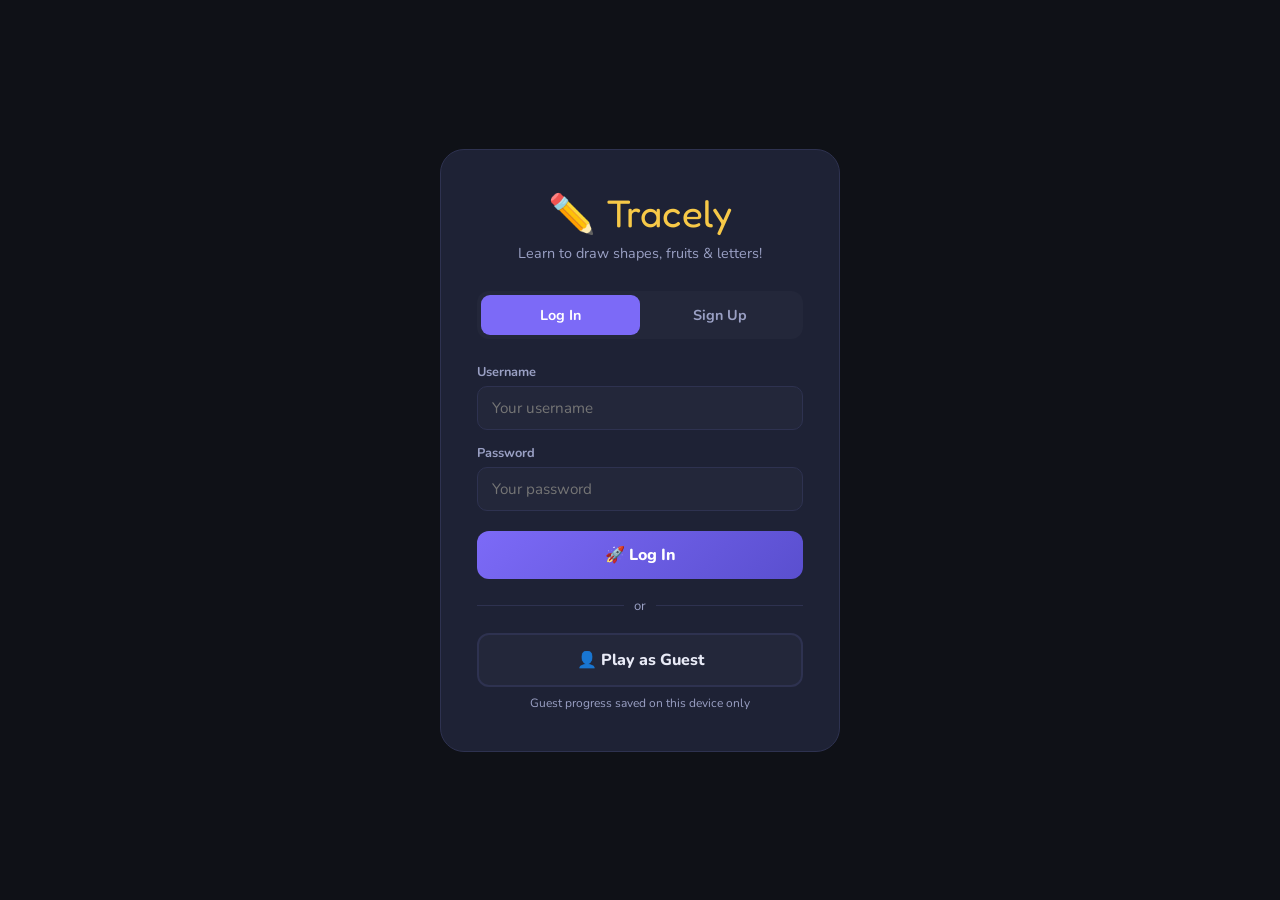
<file: templates/login.html>
<!DOCTYPE html>
<html lang="en">
<head>
<!-- Google tag (gtag.js) -->
<script async src="https://www.googletagmanager.com/gtag/js?id=G-6YHZVKMWYW"></script>
<script>
  window.dataLayer = window.dataLayer || [];
  function gtag(){dataLayer.push(arguments);}
  gtag('js', new Date());
  gtag('config', 'G-6YHZVKMWYW');
</script>
<meta name="google-site-verification" content="XJS6b4qW-RO8pUnGtUn3hRviMTGBwJVrtnK0YRLyETM" />
<meta charset="UTF-8"/>
<meta name="viewport" content="width=device-width, initial-scale=1.0"/>
<title>Tracely — Welcome</title>
<meta name="description" content="Tracely helps kids learn to draw, trace and color shapes, fruits and vegetables. Earn points, unlock badges and have fun learning — free for kids!"/>
<link href="https://fonts.googleapis.com/css2?family=Fredoka+One&family=Nunito:wght@400;700;800&display=swap" rel="stylesheet"/>
<style>
*{box-sizing:border-box;margin:0;padding:0}
body{font-family:'Nunito',sans-serif;background:#0f1117;color:#e8eaf6;min-height:100vh;
  display:flex;align-items:center;justify-content:center;padding:20px}
.card{background:#1e2235;border:1.5px solid #2e3250;border-radius:24px;
  padding:40px 36px;width:100%;max-width:400px;text-align:center}
.logo{font-family:'Fredoka One',cursive;font-size:2.4rem;color:#f7c948;margin-bottom:6px}
.sub{color:#9aa0c4;font-size:.9rem;margin-bottom:28px}
.tabs{display:flex;background:#23273a;border-radius:12px;padding:4px;margin-bottom:24px}
.tab{flex:1;padding:10px;border:none;background:transparent;color:#9aa0c4;
  border-radius:9px;cursor:pointer;font-family:'Nunito',sans-serif;font-weight:700;font-size:.9rem}
.tab.on{background:#7c6af7;color:#fff}
.panel{display:none;text-align:left}
.panel.on{display:block}
.field{margin-bottom:14px}
.field label{display:block;font-size:.8rem;font-weight:700;color:#9aa0c4;margin-bottom:5px}
.field input{width:100%;padding:11px 14px;background:#23273a;border:1.5px solid #2e3250;
  border-radius:10px;color:#e8eaf6;font-size:.95rem;outline:none;font-family:inherit}
.field input:focus{border-color:#7c6af7}
.btn-main{width:100%;padding:13px;background:linear-gradient(135deg,#7c6af7,#5a4fcf);
  border:none;border-radius:12px;color:#fff;font-weight:800;font-size:1rem;
  cursor:pointer;margin-top:6px;font-family:inherit}
.btn-main:hover{opacity:.9}
.err{background:rgba(244,67,54,.12);border:1px solid rgba(244,67,54,.3);
  border-radius:8px;padding:9px 13px;color:#f44336;font-size:.83rem;margin-bottom:12px;display:none}
.divider{display:flex;align-items:center;gap:10px;margin:18px 0;color:#9aa0c4;font-size:.82rem}
.divider::before,.divider::after{content:'';flex:1;height:1px;background:#2e3250}
.btn-guest{display:block;width:100%;padding:14px;background:#23273a;
  border:2px solid #2e3250;border-radius:12px;color:#e8eaf6;
  font-weight:800;font-size:1rem;cursor:pointer;font-family:inherit;
  text-decoration:none;text-align:center}
.btn-guest:hover{border-color:#f7c948;color:#f7c948}
.hint{color:#9aa0c4;font-size:.75rem;margin-top:8px;text-align:center}
</style>
</head>
<body>
<div class="card">
  <div class="logo">✏️ Tracely</div>
  <div class="sub">Learn to draw shapes, fruits &amp; letters!</div>

  <div class="tabs">
    <button type="button" class="tab on" onclick="show('login',this)">Log In</button>
    <button type="button" class="tab"    onclick="show('signup',this)">Sign Up</button>
  </div>

  <div class="panel on" id="p-login">
    <div class="err" id="login-err"></div>
    <div class="field"><label>Username</label>
      <input type="text" id="lu" placeholder="Your username"/></div>
    <div class="field"><label>Password</label>
      <input type="password" id="lp" placeholder="Your password"/></div>
    <button type="button" class="btn-main" onclick="doLogin()">🚀 Log In</button>
  </div>

  <div class="panel" id="p-signup">
    <div class="err" id="signup-err"></div>
    <div class="field"><label>Username</label>
      <input type="text" id="su" placeholder="Choose a username"/></div>
    <div class="field"><label>Password</label>
      <input type="password" id="sp" placeholder="Choose a password"/></div>
    <div class="field"><label>Confirm Password</label>
      <input type="password" id="sc" placeholder="Repeat password"/></div>
    <button type="button" class="btn-main" onclick="doSignup()">🌟 Create Account</button>
  </div>

  <div class="divider">or</div>

  <button type="button" class="btn-guest" onclick="playAsGuest()">👤 Play as Guest</button>
  <p class="hint">Guest progress saved on this device only</p>
</div>

<script>
function isFlask() {
  return window.location.port === '5050' || window.location.protocol === 'https:' || window.location.port === '';
}

function show(tab, el) {
  document.querySelectorAll('.tab').forEach(b => b.classList.remove('on'));
  document.querySelectorAll('.panel').forEach(p => p.classList.remove('on'));
  el.classList.add('on');
  document.getElementById('p-' + tab).classList.add('on');
}

/* ── Guest login ── */
async function playAsGuest() {
  if (isFlask()) {
    try {
      const r = await fetch('/api/guest', { method: 'POST', credentials: 'include' });
      const d = await r.json();
      if (d.ok) {
        window.location.href = '/app';
      } else {
        window.location.href = '/app?guest=1';
      }
    } catch(e) {
      window.location.href = '/app?guest=1';
    }
  } else {
    localStorage.setItem('drawbook_guest', '1');
    localStorage.setItem('drawbook_user', JSON.stringify({ username: 'Guest', guest: true }));
    window.location.href = '/app?guest=1';
  }
}

/* ── Login ── */
async function doLogin() {
  const u   = document.getElementById('lu').value.trim();
  const p   = document.getElementById('lp').value;
  const err = document.getElementById('login-err');
  err.style.display = 'none';
  if (!u || !p) { err.textContent = 'Please fill in all fields'; err.style.display = 'block'; return; }

  if (!isFlask()) {
    const users = JSON.parse(localStorage.getItem('drawbook_users') || '{}');
    if (users[u] && users[u] === p) {
      localStorage.setItem('drawbook_user', JSON.stringify({ username: u, guest: false }));
      window.location.href = 'index.html';
    } else {
      err.textContent = 'Account not found. Please sign up first.';
      err.style.display = 'block';
    }
    return;
  }

  try {
    const r = await fetch('/api/login', {
      method: 'POST', credentials: 'include',
      headers: { 'Content-Type': 'application/json' },
      body: JSON.stringify({ username: u, password: p })
    });
    const d = await r.json();
    if (d.ok) { window.location.href = '/app'; }
    else { err.textContent = d.error || 'Login failed'; err.style.display = 'block'; }
  } catch(e) { err.textContent = 'Cannot reach server'; err.style.display = 'block'; }
}

/* ── Signup ── */
async function doSignup() {
  const u   = document.getElementById('su').value.trim();
  const p   = document.getElementById('sp').value;
  const c   = document.getElementById('sc').value;
  const err = document.getElementById('signup-err');
  err.style.display = 'none';
  if (!u || !p || !c) { err.textContent = 'Please fill in all fields'; err.style.display = 'block'; return; }
  if (p !== c)         { err.textContent = 'Passwords do not match'; err.style.display = 'block'; return; }
  if (p.length < 4)    { err.textContent = 'Password must be at least 4 characters'; err.style.display = 'block'; return; }

  if (!isFlask()) {
    const users = JSON.parse(localStorage.getItem('drawbook_users') || '{}');
    if (users[u]) { err.textContent = 'Username already taken'; err.style.display = 'block'; return; }
    users[u] = p;
    localStorage.setItem('drawbook_users', JSON.stringify(users));
    localStorage.setItem('drawbook_user', JSON.stringify({ username: u, guest: false }));
    window.location.href = 'index.html';
    return;
  }

  try {
    const r = await fetch('/api/signup', {
      method: 'POST', credentials: 'include',
      headers: { 'Content-Type': 'application/json' },
      body: JSON.stringify({ username: u, password: p })
    });
    const d = await r.json();
    if (d.ok) { window.location.href = '/app'; }
    else { err.textContent = d.error || 'Signup failed'; err.style.display = 'block'; }
  } catch(e) { err.textContent = 'Cannot reach server'; err.style.display = 'block'; }
}
</script>
</body>
</html>
</file>
